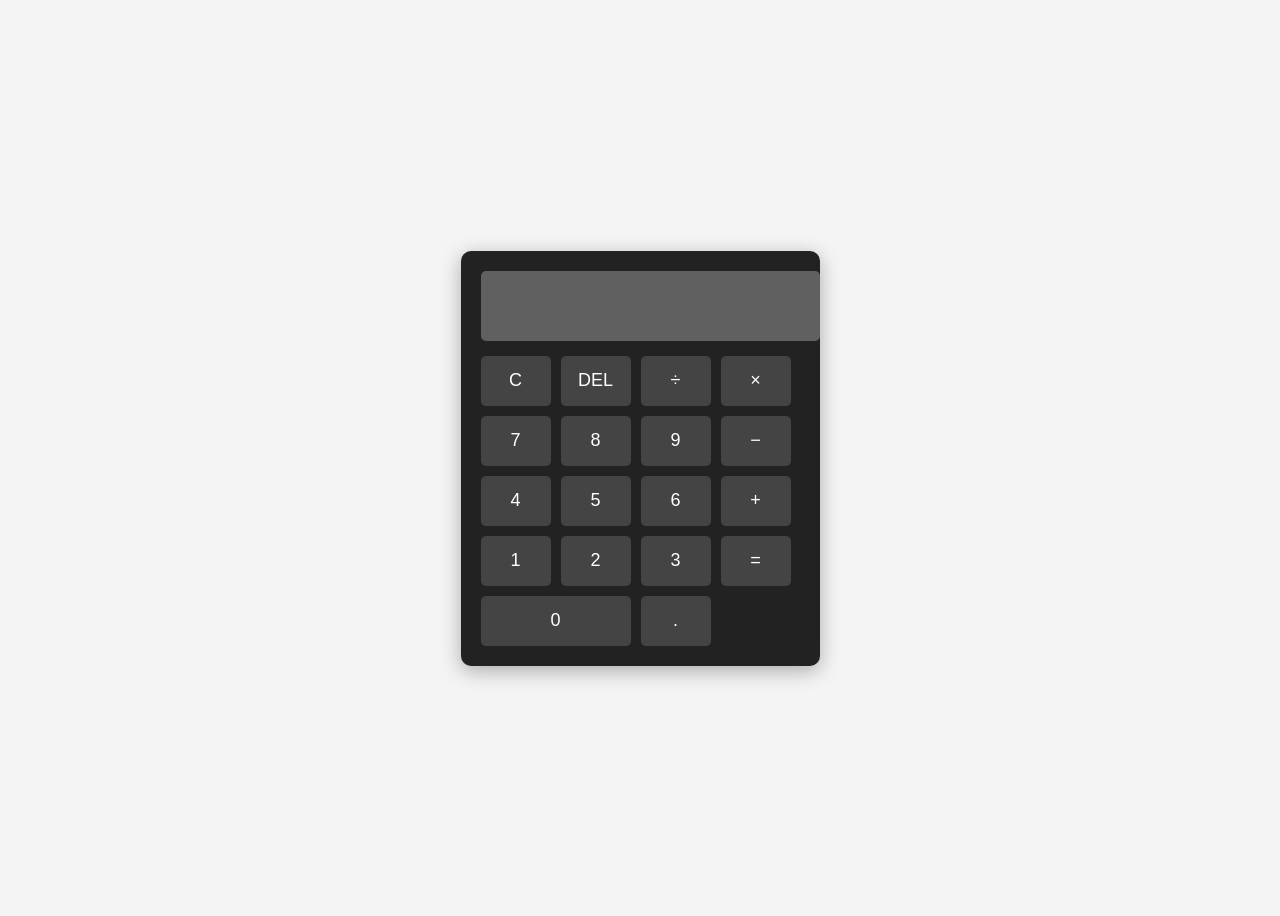
<file: CodeAlpha_Calculator/index.html>
<!DOCTYPE html>
<html lang="en">
<head>
<meta charset="UTF-8">
<meta name="viewport" content="width=device-width, initial-scale=1.0">
<title>Calculator</title>
<link rel="stylesheet" href="style.css">
</head>

<body>

<div class="calculator">

<input type="text" id="display" disabled>

<div class="buttons">

<button onclick="clearDisplay()">C</button>
<button onclick="deleteLast()">DEL</button>
<button onclick="appendValue('/')">÷</button>
<button onclick="appendValue('*')">×</button>

<button onclick="appendValue('7')">7</button>
<button onclick="appendValue('8')">8</button>
<button onclick="appendValue('9')">9</button>
<button onclick="appendValue('-')">−</button>

<button onclick="appendValue('4')">4</button>
<button onclick="appendValue('5')">5</button>
<button onclick="appendValue('6')">6</button>
<button onclick="appendValue('+')">+</button>

<button onclick="appendValue('1')">1</button>
<button onclick="appendValue('2')">2</button>
<button onclick="appendValue('3')">3</button>
<button onclick="calculate()">=</button>

<button class="zero" onclick="appendValue('0')">0</button>
<button onclick="appendValue('.')">.</button>

</div>

</div>

<script src="script.js"></script>

</body>
</html>
</file>
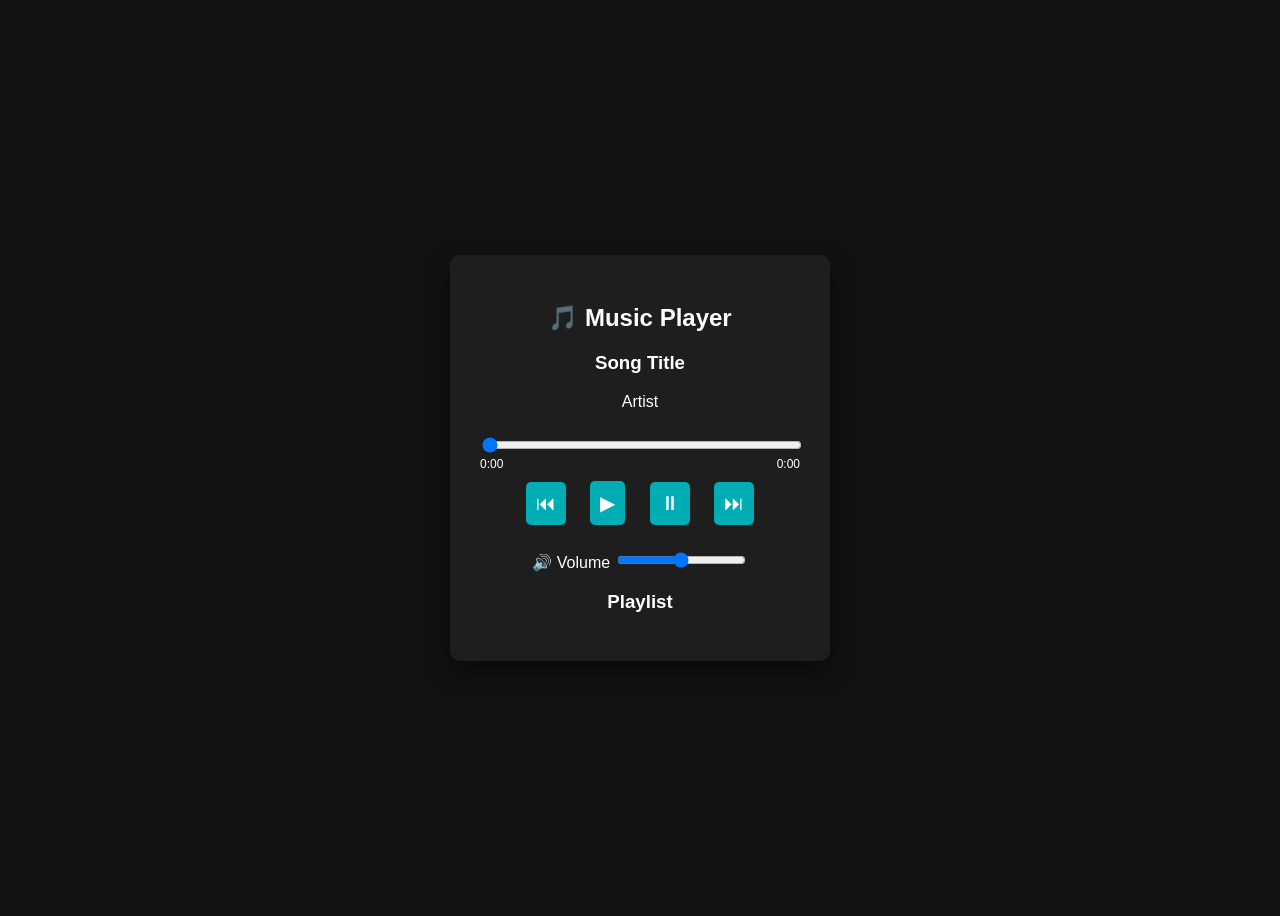
<file: CodeAlpha_MusicPlayer/index.html>
<!DOCTYPE html>
<html lang="en">

<head>
<meta charset="UTF-8">
<meta name="viewport" content="width=device-width, initial-scale=1.0">

<title>JavaScript Music Player</title>

<link rel="stylesheet" href="style.css">

</head>

<body>

<div class="player">

<h2>🎵 Music Player</h2>

<div class="song-info">
<h3 id="title">Song Title</h3>
<p id="artist">Artist</p>
</div>

<audio id="audio"></audio>

<input type="range" id="progress" value="0">

<div class="time">
<span id="currentTime">0:00</span>
<span id="duration">0:00</span>
</div>

<div class="controls">

<button onclick="prevSong()">⏮</button>
<button onclick="playSong()">▶</button>
<button onclick="pauseSong()">⏸</button>
<button onclick="nextSong()">⏭</button>

</div>

<div class="volume">

<label>🔊 Volume</label>
<input type="range" id="volume" min="0" max="1" step="0.01">

</div>

<h3>Playlist</h3>

<ul id="playlist"></ul>

</div>

<script src="script.js"></script>

</body>
</html>
</file>
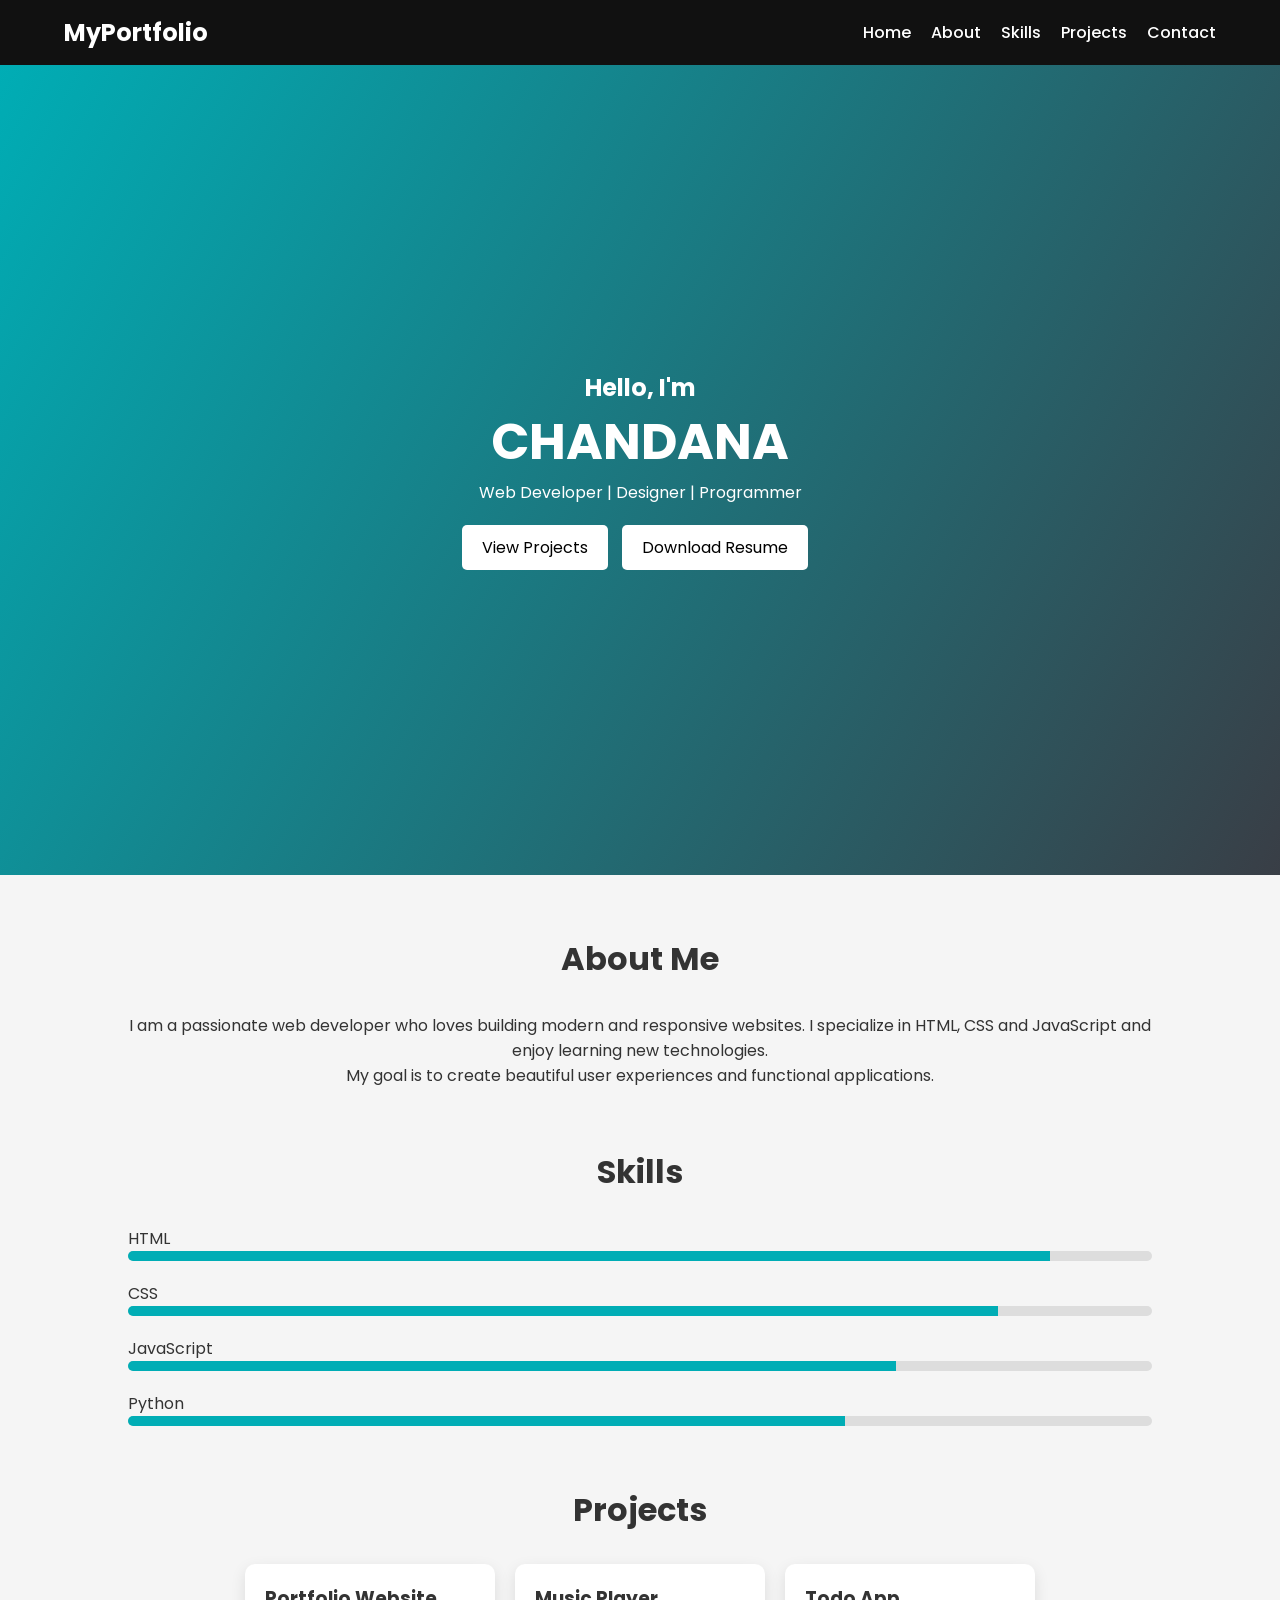
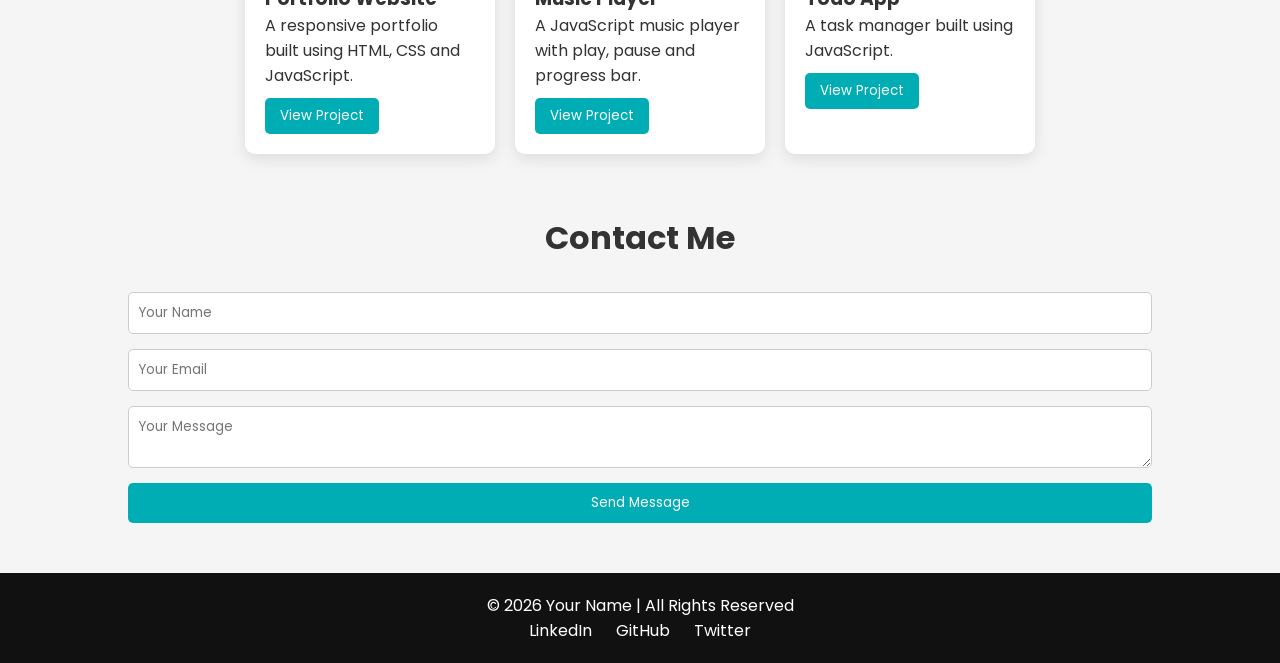
<file: CodeAlpha_Portfolio/index.html>
<!DOCTYPE html>
<html lang="en">

<head>
<meta charset="UTF-8">
<meta name="viewport" content="width=device-width, initial-scale=1.0">

<title>My Portfolio</title>

<link rel="stylesheet" href="style.css">

<link href="https://fonts.googleapis.com/css2?family=Poppins:wght@300;400;600&display=swap" rel="stylesheet">

</head>

<body>

<header>
<nav class="navbar">

<h1 class="logo">MyPortfolio</h1>

<ul class="nav-links">
<li><a href="#home">Home</a></li>
<li><a href="#about">About</a></li>
<li><a href="#skills">Skills</a></li>
<li><a href="#projects">Projects</a></li>
<li><a href="#contact">Contact</a></li>
</ul>

</nav>
</header>


<section id="home" class="hero">

<div class="hero-content">
<h2>Hello, I'm</h2>
<h1>CHANDANA</h1>
<p>Web Developer | Designer | Programmer</p>

<a href="#projects" class="btn">View Projects</a>
<a href=""C:\Users\phani\Downloads\ResumeChandana (1).pdf"" class="btn resume">Download Resume</a>

</div>

</section>


<section id="about" class="about">

<h2 class="section-title">About Me</h2>

<div class="about-container">

<div class="about-text">
<p>
I am a passionate web developer who loves building modern and responsive websites.
I specialize in HTML, CSS and JavaScript and enjoy learning new technologies.
</p>

<p>
My goal is to create beautiful user experiences and functional applications.
</p>
</div>

</div>

</section>


<section id="skills" class="skills">

<h2 class="section-title">Skills</h2>

<div class="skills-container">

<div class="skill">
<p>HTML</p>
<div class="skill-bar"><span style="width:90%"></span></div>
</div>

<div class="skill">
<p>CSS</p>
<div class="skill-bar"><span style="width:85%"></span></div>
</div>

<div class="skill">
<p>JavaScript</p>
<div class="skill-bar"><span style="width:75%"></span></div>
</div>

<div class="skill">
<p>Python</p>
<div class="skill-bar"><span style="width:70%"></span></div>
</div>

</div>

</section>


<section id="projects" class="projects">

<h2 class="section-title">Projects</h2>

<div class="projects-container">

<div class="project-card">
<h3>Portfolio Website</h3>
<p>A responsive portfolio built using HTML, CSS and JavaScript.</p>
<button>View Project</button>
</div>

<div class="project-card">
<h3>Music Player</h3>
<p>A JavaScript music player with play, pause and progress bar.</p>
<button>View Project</button>
</div>

<div class="project-card">
<h3>Todo App</h3>
<p>A task manager built using JavaScript.</p>
<button>View Project</button>
</div>

</div>

</section>


<section id="contact" class="contact">

<h2 class="section-title">Contact Me</h2>

<form class="contact-form">

<input type="text" placeholder="Your Name" required>

<input type="email" placeholder="Your Email" required>

<textarea placeholder="Your Message"></textarea>

<button type="submit">Send Message</button>

</form>

</section>


<footer>

<p>© 2026 Your Name | All Rights Reserved</p>

<div class="social">

<a href="#">LinkedIn</a>
<a href="#">GitHub</a>
<a href="#">Twitter</a>

</div>

</footer>

<script src="script.js"></script>

</body>
</html>
</file>
<file: CodeAlpha_Calculator/style.css>
body{
display:flex;
justify-content:center;
align-items:center;
height:100vh;
background:#f4f4f4;
font-family:Arial;
}

.calculator{
background:#222;
padding:20px;
border-radius:10px;
box-shadow:0 5px 20px rgba(0,0,0,0.3);
}

#display{
width:100%;
height:50px;
font-size:24px;
margin-bottom:15px;
text-align:right;
padding:10px;
border:none;
border-radius:5px;
}

.buttons{
display:grid;
grid-template-columns:repeat(4,70px);
gap:10px;
}

button{
height:50px;
font-size:18px;
border:none;
border-radius:5px;
cursor:pointer;
background:#444;
color:white;
transition:0.2s;
}

button:hover{
background:#666;
}

.zero{
grid-column:span 2;
}
</file>
<file: CodeAlpha_MusicPlayer/style.css>
body{
font-family:Arial;
background:#121212;
color:white;
display:flex;
justify-content:center;
align-items:center;
height:100vh;
}

.player{
background:#1e1e1e;
padding:30px;
border-radius:10px;
width:320px;
text-align:center;
box-shadow:0 10px 25px rgba(0,0,0,0.5);
}

.song-info{
margin-bottom:10px;
}

.controls button{
font-size:20px;
margin:10px;
padding:10px;
border:none;
background:#00adb5;
color:white;
border-radius:5px;
cursor:pointer;
}

.controls button:hover{
background:#008f96;
}

#progress{
width:100%;
margin-top:10px;
}

.time{
display:flex;
justify-content:space-between;
font-size:12px;
}

.volume{
margin-top:15px;
}

#playlist{
list-style:none;
padding:0;
margin-top:10px;
}

#playlist li{
padding:8px;
cursor:pointer;
border-bottom:1px solid #444;
}

#playlist li:hover{
background:#333;
}
</file>
<file: CodeAlpha_Portfolio/style.css>
*{
margin:0;
padding:0;
box-sizing:border-box;
font-family:'Poppins', sans-serif;
scroll-behavior:smooth;
}

body{
background:#f5f5f5;
color:#333;
}

header{
background:#111;
padding:15px 0;
position:sticky;
top:0;
z-index:1000;
}

.navbar{
width:90%;
margin:auto;
display:flex;
justify-content:space-between;
align-items:center;
}

.logo{
color:white;
}

.nav-links{
display:flex;
list-style:none;
}

.nav-links li{
margin-left:20px;
}

.nav-links a{
color:white;
text-decoration:none;
font-weight:500;
transition:0.3s;
}

.nav-links a:hover{
color:#00adb5;
}

.hero{
height:90vh;
display:flex;
justify-content:center;
align-items:center;
text-align:center;
background:linear-gradient(120deg,#00adb5,#393e46);
color:white;
}

.hero h1{
font-size:50px;
}

.btn{
display:inline-block;
margin-top:20px;
padding:10px 20px;
background:white;
color:black;
text-decoration:none;
border-radius:5px;
margin-right:10px;
transition:0.3s;
}

.btn:hover{
background:black;
color:white;
}

.section-title{
text-align:center;
margin:60px 0 30px;
font-size:32px;
}

.about{
width:80%;
margin:auto;
text-align:center;
}

.skills-container{
width:80%;
margin:auto;
}

.skill{
margin-bottom:20px;
}

.skill-bar{
background:#ddd;
height:10px;
border-radius:5px;
overflow:hidden;
}

.skill-bar span{
display:block;
height:100%;
background:#00adb5;
}

.projects-container{
display:flex;
justify-content:center;
gap:20px;
flex-wrap:wrap;
width:80%;
margin:auto;
}

.project-card{
background:white;
padding:20px;
width:250px;
border-radius:10px;
box-shadow:0 5px 15px rgba(0,0,0,0.1);
transition:0.3s;
}

.project-card:hover{
transform:translateY(-10px);
}

.project-card button{
margin-top:10px;
padding:8px 15px;
border:none;
background:#00adb5;
color:white;
cursor:pointer;
border-radius:5px;
}

.contact{
width:80%;
margin:auto;
text-align:center;
}

.contact-form{
display:flex;
flex-direction:column;
gap:15px;
}

.contact-form input,
.contact-form textarea{
padding:10px;
border-radius:5px;
border:1px solid #ccc;
}

.contact-form button{
padding:10px;
border:none;
background:#00adb5;
color:white;
cursor:pointer;
border-radius:5px;
}

footer{
background:#111;
color:white;
text-align:center;
padding:20px;
margin-top:50px;
}

.social a{
color:white;
margin:0 10px;
text-decoration:none;
}
</file>
